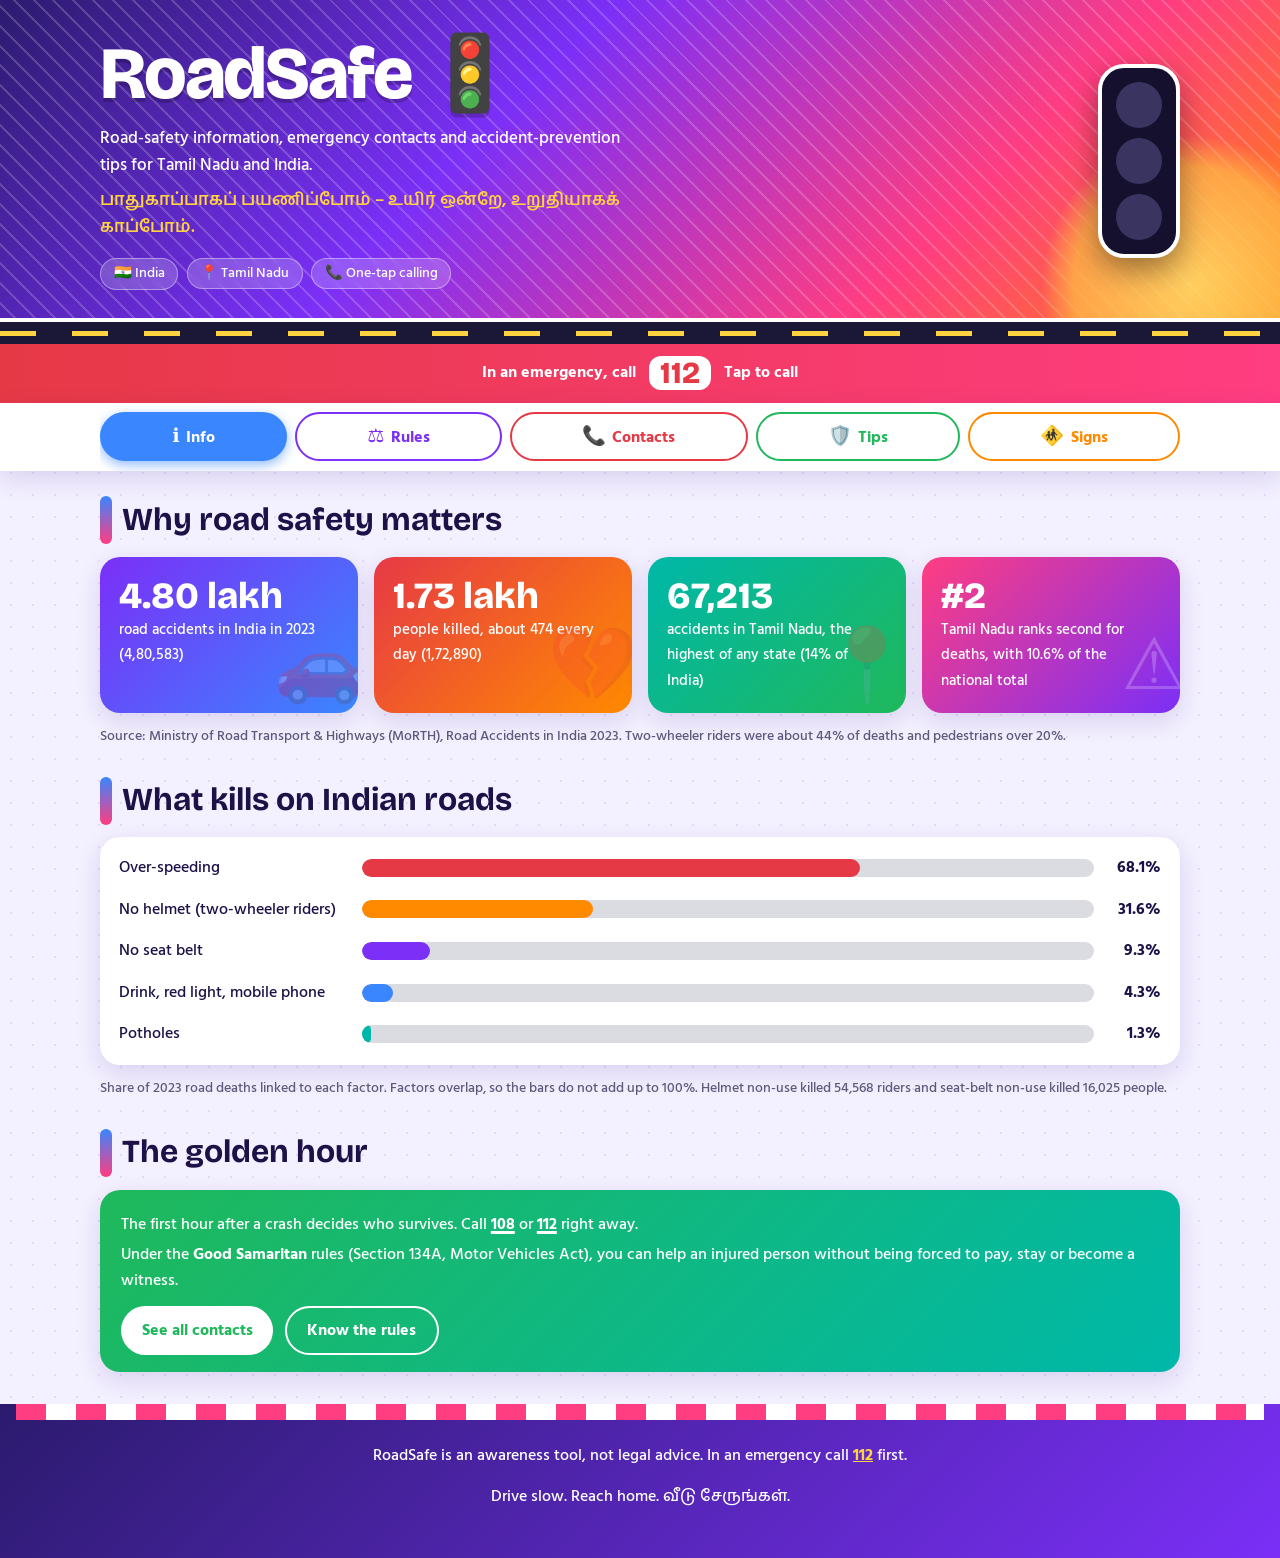
<file: index.html>
<!DOCTYPE html>
<html lang="en"><head>
<meta charset="UTF-8">
<meta name="viewport" content="width=device-width, initial-scale=1, viewport-fit=cover">
<title>RoadSafe 🚦 – Road safety for Tamil Nadu &amp; India</title>
<meta name="theme-color" content="#7b2ff7">
<link href="https://fonts.googleapis.com/css2?family=Bricolage+Grotesque:wght@600;800&family=Hind+Madurai:wght@400;500;600;700&display=swap" rel="stylesheet">
<link rel="stylesheet" href="style.css">
</head><body>
<header class="hero">
  <div class="sun" aria-hidden="true"></div>
  <div class="wrap hero-in">
    <div>
      <h1>RoadSafe 🚦</h1>
      <p class="tag">Road-safety information, emergency contacts and accident-prevention tips for Tamil Nadu and India.</p>
      <p class="tag ta" lang="ta">பாதுகாப்பாகப் பயணிப்போம் – உயிர் ஒன்றே, உறுதியாகக் காப்போம்.</p>
      <div class="flags"><span>🇮🇳 India</span><span>📍 Tamil Nadu</span><span>📞 One-tap calling</span></div>
    </div>
    <div class="signal" aria-hidden="true"><i></i><i></i><i></i></div>
  </div>
  <div class="road" aria-hidden="true"></div>
</header>

<a class="sos" href="tel:112"><span>In an emergency, call</span><b>112</b><span>Tap to call</span></a>

<nav class="tabs" aria-label="Sections">
  <div class="wrap tabs-in" role="tablist">
    <button class="tab" role="tab" data-tab="info" aria-selected="true"><i>ℹ️</i>Info</button>
    <button class="tab" role="tab" data-tab="rules" aria-selected="false"><i>⚖️</i>Rules</button>
    <button class="tab" role="tab" data-tab="contacts" aria-selected="false"><i>📞</i>Contacts</button>
    <button class="tab" role="tab" data-tab="tips" aria-selected="false"><i>🛡️</i>Tips</button>
    <button class="tab" role="tab" data-tab="signs" aria-selected="false"><i>🚸</i>Signs</button>
  </div>
</nav>

<main class="wrap">
  <section id="info" class="panel">
    <h2>Why road safety matters</h2>
    <div class="stats" id="stats"></div>
    <p class="src">Source: Ministry of Road Transport &amp; Highways (MoRTH), Road Accidents in India 2023. Two-wheeler riders were about 44% of deaths and pedestrians over 20%.</p>

    <h2>What kills on Indian roads</h2>
    <div class="box"><ul class="bars" id="causes"></ul></div>
    <p class="src">Share of 2023 road deaths linked to each factor. Factors overlap, so the bars do not add up to 100%. Helmet non-use killed 54,568 riders and seat-belt non-use killed 16,025 people.</p>

    <h2>The golden hour</h2>
    <div class="callout">
      <p>The first hour after a crash decides who survives. Call <a href="tel:108">108</a> or <a href="tel:112">112</a> right away.</p>
      <p>Under the <b>Good Samaritan</b> rules (Section 134A, Motor Vehicles Act), you can help an injured person without being forced to pay, stay or become a witness.</p>
      <div class="row"><button class="btn" data-go="contacts">See all contacts</button><button class="btn ghost" data-go="rules">Know the rules</button></div>
    </div>
  </section>

  <section id="rules" class="panel" hidden>
    <h2>Rules and penalties</h2>
    <p class="note">Maximum penalties under the Motor Vehicles (Amendment) Act, 2019. Tamil Nadu has kept some fines lower than the central rates, so the challan you receive can differ. Check the Tamil Nadu Police or Parivahan e-Challan portal.</p>
    <input class="search" id="ruleSearch" type="search" placeholder="🔍 Search a rule, e.g. helmet, licence, drink" aria-label="Search rules">
    <div class="cards" id="rules"></div>
    <p class="empty" id="ruleEmpty" hidden>No rule matches that search. Try “helmet” or “speed”.</p>
  </section>

  <section id="contacts" class="panel" hidden>
    <h2>Emergency contacts</h2>
    <p class="note">Tap any tile to open your phone's dialer. 112 works even without balance.</p>
    <div class="cards" id="contactList"></div>

    <h2>Share my location</h2>
    <div class="callout">
      <p>Send your exact spot to someone you trust, or read it out to the ambulance.</p>
      <div class="row"><button class="btn" id="shareLoc">📍 Share on WhatsApp</button><button class="btn ghost" id="copyLoc">Copy location link</button></div>
      <p class="status" id="locStatus" role="status"></p>
    </div>

    <h2>At the scene of an accident</h2>
    <ol class="steps" id="steps"></ol>
  </section>

  <section id="tips" class="panel" hidden>
    <h2>Accident-prevention tips</h2>
    <div class="chips" id="tipFilters" role="group" aria-label="Filter tips"></div>
    <div id="tipList"></div>

    <h2>Before you start your journey</h2>
    <div class="box">
      <div class="prog"><span id="prog"></span></div>
      <p class="score" id="score">0 of 7 done</p>
      <div id="checkList"></div>
    </div>
  </section>

  <section id="signs" class="panel" hidden>
    <h2>Road signs you should know</h2>
    <p class="note">Learn the shape first: red circle means “do not”, blue circle means “you must”, red triangle means “be careful”.</p>
    <div class="cards" id="signList"></div>
  </section>
</main>

<footer>
  <div class="kerb" aria-hidden="true"></div>
  <p>RoadSafe is an awareness tool, not legal advice. In an emergency call <a href="tel:112">112</a> first.</p>
  <p>Drive slow. Reach home. வீடு சேருங்கள்.</p>
</footer>

<script src="script.js"></script>
</body></html>
</file>
<file: style.css>
:root{
  --ink:#1d1147;--muted:#5e5a7a;--bg:#f3f0ff;--card:#fff;
  --pink:#ff3d81;--orange:#ff8a00;--yellow:#ffd23f;--teal:#00b8a9;--blue:#3a86ff;--green:#1fb85b;--purple:#7b2ff7;--red:#e63946;
  --r:20px;--sh:0 8px 24px rgba(61,29,140,.14);
}
@media (prefers-color-scheme:dark){:root{--ink:#f2efff;--muted:#b9b3dd;--bg:#150d36;--card:#231852;--sh:0 8px 24px rgba(0,0,0,.4)}}
*{box-sizing:border-box}
html{scroll-behavior:smooth}
body{margin:0;color:var(--ink);background:var(--bg);font:500 16px/1.6 "Hind Madurai","Noto Sans Tamil","Segoe UI",system-ui,sans-serif;
  background-image:radial-gradient(rgba(123,47,247,.12) 1.5px,transparent 1.5px);background-size:22px 22px}
.wrap{width:min(1080px,100% - 1.6rem);margin-inline:auto}
h1,h2,h3{font-family:"Bricolage Grotesque","Hind Madurai",system-ui,sans-serif;line-height:1.15;margin:0}
a{color:var(--purple);font-weight:700}
:focus-visible{outline:3px solid var(--yellow);outline-offset:2px}
button{font-family:inherit}

/* HERO */
.hero{position:relative;overflow:hidden;color:#fff;padding-top:env(safe-area-inset-top);
  background:linear-gradient(135deg,#2b1b6e 0%,#7b2ff7 38%,#ff3d81 72%,#ff8a00 100%)}
.hero::before{content:"";position:absolute;inset:0;opacity:.18;
  background:repeating-linear-gradient(45deg,#fff 0 2px,transparent 2px 14px)}
.sun{position:absolute;right:-60px;bottom:-90px;width:300px;height:300px;border-radius:50%;
  background:radial-gradient(circle,#ffe66d 0,#ffb347 55%,transparent 70%);opacity:.8}
.hero-in{position:relative;display:grid;grid-template-columns:1fr auto;gap:1.5rem;align-items:center;padding:2rem 0 3.4rem}
h1{font-size:clamp(2.6rem,9vw,4.6rem);font-weight:800;letter-spacing:-.03em;text-shadow:0 4px 0 rgba(0,0,0,.2)}
.tag{margin:.6rem 0 0;max-width:34rem;font-size:1.05rem}
.ta{margin-top:.5rem;color:var(--yellow);font-weight:600}
.flags{display:flex;gap:.5rem;flex-wrap:wrap;margin-top:1rem}
.flags span{background:rgba(255,255,255,.18);border:1px solid rgba(255,255,255,.4);padding:.2rem .8rem;border-radius:99px;font-size:.9rem;backdrop-filter:blur(4px)}
.signal{background:#14102e;border-radius:26px;padding:14px;display:grid;gap:10px;border:4px solid #fff;box-shadow:0 12px 30px rgba(0,0,0,.4)}
.signal i{width:46px;height:46px;border-radius:50%;background:#3a3560;display:block}
.signal i:nth-child(1){animation:r 6s infinite}
.signal i:nth-child(2){animation:y 6s infinite}
.signal i:nth-child(3){animation:g 6s infinite}
@keyframes r{0%,40%{background:#ff2d2d;box-shadow:0 0 22px #ff2d2d}41%,100%{background:#3a3560;box-shadow:none}}
@keyframes y{0%,40%{background:#3a3560}41%,50%{background:#ffd23f;box-shadow:0 0 22px #ffd23f}51%,100%{background:#3a3560;box-shadow:none}}
@keyframes g{0%,50%{background:#3a3560}51%,95%{background:#2bd96b;box-shadow:0 0 22px #2bd96b}96%,100%{background:#3a3560;box-shadow:none}}
.road{position:absolute;left:0;right:0;bottom:0;height:26px;background:#1b1736;border-top:4px solid #fff}
.road::after{content:"";position:absolute;left:0;right:0;top:9px;height:5px;
  background:repeating-linear-gradient(90deg,var(--yellow) 0 36px,transparent 36px 72px);background-size:72px 5px;animation:go 1.4s linear infinite}
@keyframes go{to{background-position:-72px 0}}
@media (prefers-reduced-motion:reduce){.road::after,.signal i{animation:none}html{scroll-behavior:auto}}

/* SOS bar */
.sos{display:flex;align-items:center;justify-content:center;gap:.8rem;text-decoration:none;color:#fff;font-weight:700;
  background:linear-gradient(90deg,var(--red),var(--pink));padding:.8rem 1rem;box-shadow:var(--sh);text-align:center}
.sos b{font:800 1.9rem/1 "Bricolage Grotesque",sans-serif;background:#fff;color:var(--red);border-radius:12px;padding:.1rem .7rem}
.sos:active{filter:brightness(.92)}

/* TABS */
.tabs{position:sticky;top:0;z-index:30;background:var(--card);box-shadow:var(--sh)}
.tabs-in{display:flex;gap:.5rem;padding:.6rem 0;overflow-x:auto;scrollbar-width:none}
.tab{--c:var(--blue);flex:1 0 auto;display:flex;align-items:center;justify-content:center;gap:.4rem;cursor:pointer;
  border:2px solid var(--c);color:var(--c);background:transparent;border-radius:99px;padding:.55rem 1.1rem;font-weight:700;font-size:1rem;min-height:46px;transition:.15s}
.tab[data-tab=rules]{--c:var(--purple)}.tab[data-tab=contacts]{--c:var(--red)}.tab[data-tab=tips]{--c:var(--green)}.tab[data-tab=signs]{--c:var(--orange)}
.tab:hover{background:color-mix(in srgb,var(--c) 14%,transparent)}
.tab[aria-selected=true]{background:var(--c);color:#fff;box-shadow:0 4px 12px color-mix(in srgb,var(--c) 55%,transparent)}
.tab i{font-style:normal;font-size:1.2rem}
@media (max-width:700px){
  .tabs{position:fixed;inset:auto 0 0 0;padding-bottom:env(safe-area-inset-bottom);border-top:3px solid var(--purple)}
  .tabs-in{gap:.25rem;padding:.4rem .4rem;overflow:visible}
  .tab{flex-direction:column;gap:0;border:0;border-radius:14px;padding:.3rem .1rem;font-size:.72rem;min-height:52px;flex:1;min-width:0}
  .tab i{font-size:1.3rem}
  body{padding-bottom:calc(5.2rem + env(safe-area-inset-bottom))}
  .hero-in{grid-template-columns:1fr}.signal{display:none}
}

/* PANELS */
main{padding:1.2rem 0 2rem}
.panel{--c:var(--blue);animation:fade .3s ease}
.panel#rules{--c:var(--purple)}.panel#contacts{--c:var(--red)}.panel#tips{--c:var(--green)}.panel#signs{--c:var(--orange)}
@keyframes fade{from{opacity:0;transform:translateY(8px)}}
.panel[hidden]{display:none}
h2{font-size:clamp(1.4rem,4vw,2rem);margin:1.8rem 0 .8rem;display:flex;align-items:center;gap:.6rem}
h2::before{content:"";width:12px;height:1.5em;border-radius:6px;background:linear-gradient(var(--c),var(--pink))}
.panel>h2:first-child{margin-top:.4rem}
.note{color:var(--muted);font-size:.9rem;margin:.2rem 0 1rem}
.src{font-size:.85rem;color:var(--muted)}

.stats{display:grid;grid-template-columns:repeat(auto-fit,minmax(220px,1fr));gap:1rem}
.stat{color:#fff;border-radius:var(--r);padding:1.2rem;box-shadow:var(--sh);position:relative;overflow:hidden}
.stat::after{content:attr(data-e);position:absolute;right:-6px;bottom:-14px;font-size:4.5rem;opacity:.22}
.stat b{display:block;font:800 2.3rem/1.1 "Bricolage Grotesque",sans-serif}
.stat span{font-size:.95rem}
.stat:nth-child(1){background:linear-gradient(135deg,#7b2ff7,#3a86ff)}
.stat:nth-child(2){background:linear-gradient(135deg,#e63946,#ff8a00)}
.stat:nth-child(3){background:linear-gradient(135deg,#00b8a9,#1fb85b)}
.stat:nth-child(4){background:linear-gradient(135deg,#ff3d81,#7b2ff7)}

.box{background:var(--card);border-radius:var(--r);padding:1.1rem 1.2rem;box-shadow:var(--sh)}
.bars{list-style:none;margin:0;padding:0;display:grid;gap:1rem}
.bars li{display:grid;grid-template-columns:minmax(150px,230px) 1fr 3.4rem;gap:.8rem;align-items:center}
.track{height:18px;border-radius:99px;background:color-mix(in srgb,var(--muted) 22%,transparent);overflow:hidden}
.fill{display:block;height:100%;width:0;border-radius:99px;transition:width 1s cubic-bezier(.2,.8,.2,1)}
.bars em{font-style:normal;font-weight:800;text-align:right}
@media (max-width:560px){.bars li{grid-template-columns:1fr 3.4rem}.track{grid-column:1/-1;order:3}}

.callout{border-radius:var(--r);padding:1.1rem 1.3rem;color:#fff;background:linear-gradient(135deg,#1fb85b,#00b8a9);box-shadow:var(--sh)}
.callout a{color:#fff;text-decoration-thickness:3px}
.callout p{margin:.3rem 0}

.cards{display:grid;grid-template-columns:repeat(auto-fill,minmax(260px,1fr));gap:1rem}
.card{--a:var(--purple);background:var(--card);border-radius:var(--r);padding:1rem 1.1rem 1.1rem;box-shadow:var(--sh);border-top:7px solid var(--a);display:flex;flex-direction:column;gap:.4rem}
.card:nth-child(5n+1){--a:var(--pink)}.card:nth-child(5n+2){--a:var(--blue)}.card:nth-child(5n+3){--a:var(--orange)}.card:nth-child(5n+4){--a:var(--teal)}.card:nth-child(5n){--a:var(--purple)}
.card .ic{width:48px;height:48px;border-radius:14px;display:grid;place-items:center;font-size:1.7rem;background:color-mix(in srgb,var(--a) 18%,transparent)}
.card h3{font-size:1.1rem}
.card p{margin:0;color:var(--muted);font-size:.93rem}
.fine{align-self:flex-start;background:var(--a);color:#fff;font:800 .95rem "Bricolage Grotesque",sans-serif;padding:.2rem .8rem;border-radius:99px;margin-top:.3rem}

.search{width:100%;padding:.9rem 1.2rem;border-radius:99px;border:3px solid var(--purple);background:var(--card);color:var(--ink);font:inherit;margin-bottom:1rem}
.empty{color:var(--muted)}

/* Contacts */
.call{--a:var(--red);text-decoration:none;color:#fff;border-radius:var(--r);padding:1rem 1.1rem;display:flex;align-items:center;gap:.9rem;
  background:linear-gradient(135deg,var(--a),color-mix(in srgb,var(--a) 55%,#000));box-shadow:var(--sh);transition:transform .12s}
.call:hover{transform:translateY(-3px)}.call:active{transform:scale(.97)}
.call .ic{font-size:2rem}
.call h3{font-size:1rem;font-weight:700;flex:1}
.call small{display:block;font-weight:500;opacity:.9;font-size:.78rem}
.call .num{font:800 1.6rem "Bricolage Grotesque",sans-serif;background:#fff;color:var(--a);padding:.1rem .8rem;border-radius:12px;white-space:nowrap}
.call.k1{--a:#e63946}.call.k2{--a:#ff6b00}.call.k3{--a:#3a86ff}.call.k4{--a:#7b2ff7}.call.k5{--a:#00a896}.call.k6{--a:#d6336c}

.row{display:flex;gap:.7rem;flex-wrap:wrap;margin-top:.8rem}
.btn{background:#fff;color:var(--green);border:0;border-radius:99px;padding:.7rem 1.3rem;font-weight:800;font-size:1rem;cursor:pointer;min-height:46px}
.btn.ghost{background:transparent;color:#fff;border:2px solid #fff}
.btn:active{transform:scale(.97)}
.status{min-height:1.4rem;font-size:.9rem;margin:.6rem 0 0}

.steps{margin:0;padding:0;list-style:none;counter-reset:s;display:grid;gap:.7rem}
.steps li{counter-increment:s;background:var(--card);border-radius:var(--r);padding:.9rem 1rem .9rem 4rem;position:relative;box-shadow:var(--sh)}
.steps li::before{content:counter(s);position:absolute;left:.9rem;top:.8rem;width:2.3rem;height:2.3rem;border-radius:50%;
  background:linear-gradient(135deg,var(--orange),var(--pink));color:#fff;font:800 1.15rem/2.3rem "Bricolage Grotesque",sans-serif;text-align:center}
.steps b{display:block}

/* Tips */
.chips{display:flex;gap:.5rem;flex-wrap:wrap;margin-bottom:1rem}
.chip{border:2px solid var(--green);background:transparent;color:var(--green);border-radius:99px;padding:.4rem 1rem;font-weight:700;cursor:pointer;min-height:42px}
.chip[aria-pressed=true]{background:var(--green);color:#fff}
details{background:var(--card);border-radius:var(--r);margin-bottom:.7rem;box-shadow:var(--sh);border-left:8px solid var(--green)}
details:nth-of-type(2n){border-left-color:var(--blue)}details:nth-of-type(3n){border-left-color:var(--orange)}
summary{cursor:pointer;padding:.95rem 1.1rem;font:800 1.08rem "Bricolage Grotesque","Hind Madurai",sans-serif;list-style:none;display:flex;gap:.6rem;align-items:center}
summary::-webkit-details-marker{display:none}
summary::after{content:"+";margin-left:auto;font-size:1.6rem;color:var(--pink)}
details[open] summary::after{content:"–"}
details ul{margin:0;padding:0 1.2rem 1rem 2.4rem;color:var(--muted)}
details li{margin:.3rem 0}
.prog{height:16px;border-radius:99px;background:color-mix(in srgb,var(--muted) 22%,transparent);overflow:hidden;margin:.6rem 0 1rem}
.prog span{display:block;height:100%;width:0;background:linear-gradient(90deg,var(--orange),var(--green));transition:width .4s}
.check{display:flex;gap:.7rem;align-items:center;padding:.5rem 0;cursor:pointer}
.check input{width:24px;height:24px;accent-color:var(--green);flex:none}
.score{font-weight:800}

/* Signs */
.sign{align-items:center;text-align:center}
.shape{width:90px;height:90px;display:grid;place-items:center;font-size:2.3rem;margin:.3rem auto}
.shape.round{border-radius:50%}
.shape.prohibit{border:9px solid var(--red);background:#fff}
.shape.mandatory{background:#1f5fbf;color:#fff;box-shadow:inset 0 0 0 4px #fff,inset 0 0 0 6px #1f5fbf}
.shape.warn{background:var(--red);clip-path:polygon(50% 0,100% 92%,0 92%)}
.shape.warn span{background:#fff;clip-path:polygon(50% 0,100% 92%,0 92%);width:72px;height:66px;display:grid;place-items:end center;font-size:1.7rem;padding-bottom:4px;margin-top:10px}
.kind{font-size:.8rem;color:var(--muted);font-weight:700}

footer{background:linear-gradient(135deg,#2b1b6e,#7b2ff7);color:#fff;text-align:center;padding:0 1rem 2rem}
footer a{color:var(--yellow)}
.kerb{height:16px;background:repeating-linear-gradient(90deg,var(--pink) 0 30px,#fff 30px 60px);margin-bottom:1.4rem}
@media (max-width:700px){footer{padding-bottom:6.5rem}}
</file>
